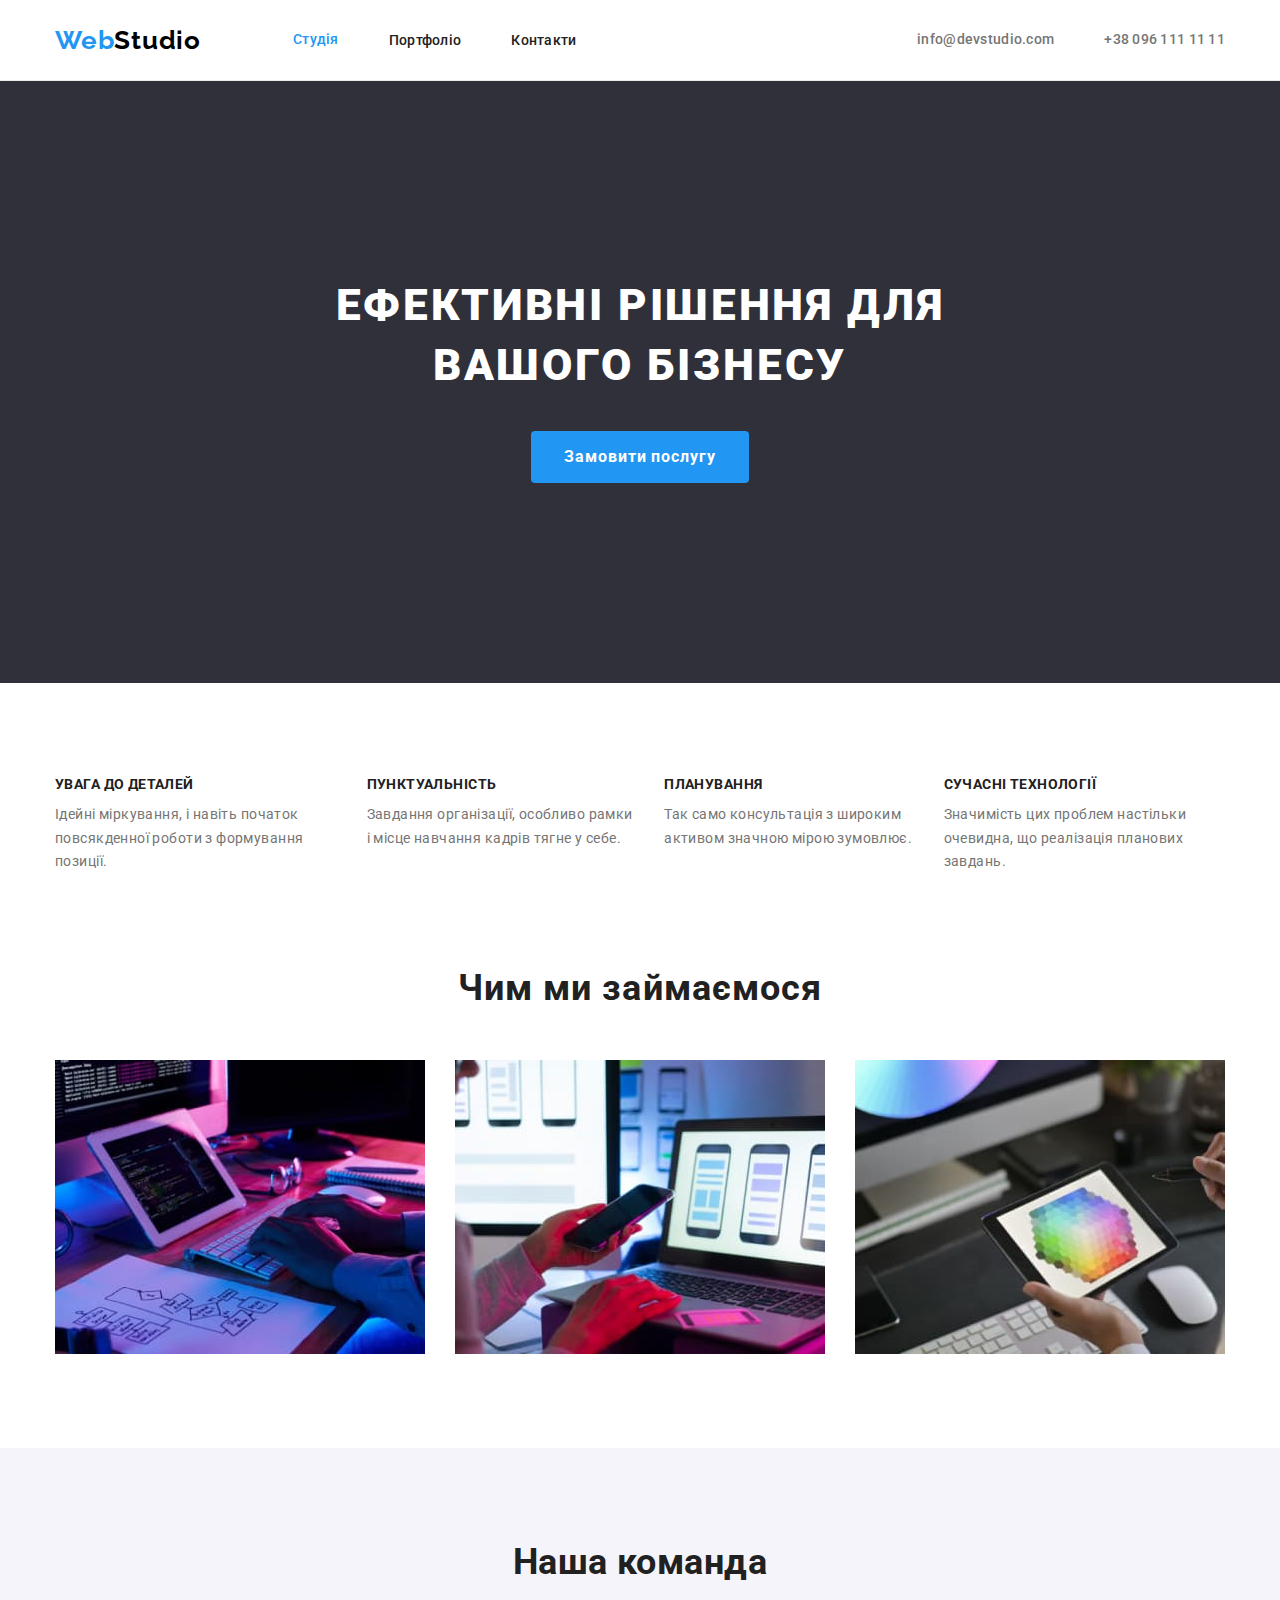
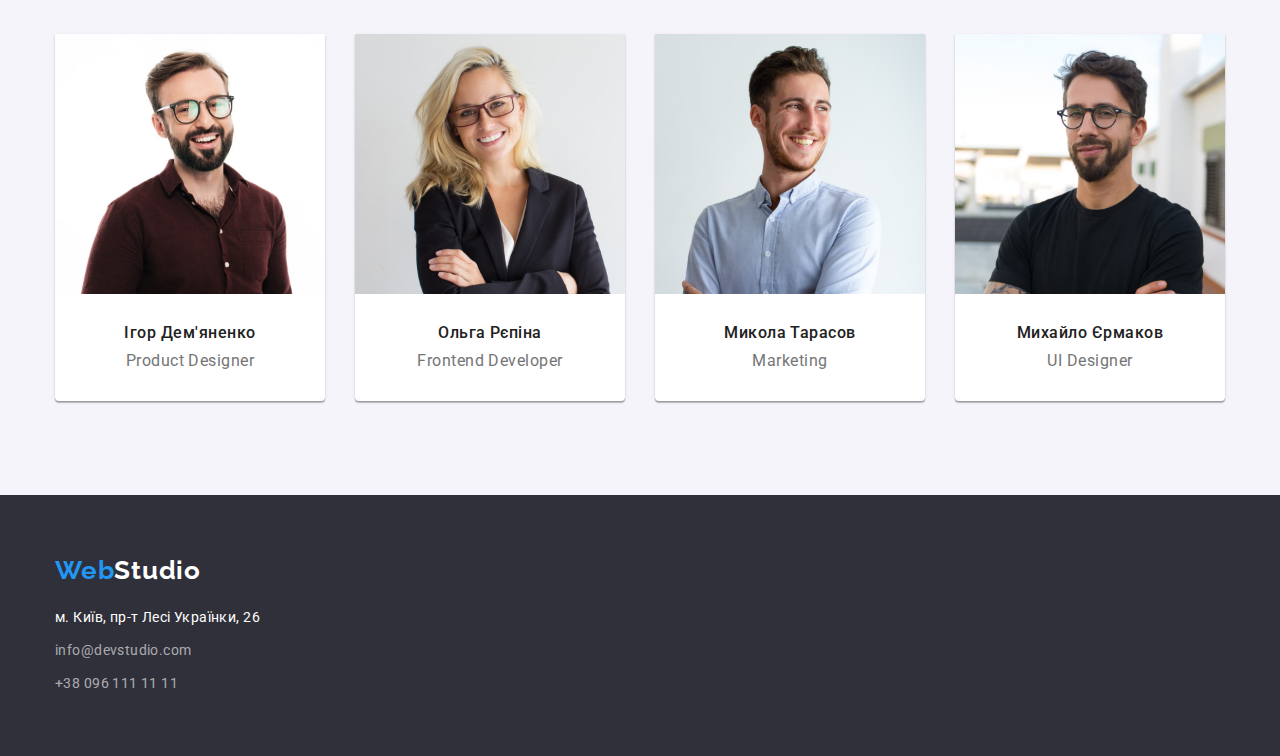
<file: index.html>
<!DOCTYPE html>
<html lang="uk">
  <head>
    <meta charset="UTF-8" />
    <meta http-equiv="X-UA-Compatible" content="IE=edge" />
    <meta name="viewport" content="width=device-width, initial-scale=1.0" />
    <title>Document</title>
    <link rel="preconnect" href="https://fonts.googleapis.com" />
    <link rel="preconnect" href="https://fonts.gstatic.com" crossorigin />
    <link
      href="https://fonts.googleapis.com/css2?family=Raleway:wght@700&family=Roboto:wght@400;500;700;900&display=swap"
      rel="stylesheet"
    />
    <link
      rel="stylesheet"
      href="https://cdnjs.cloudflare.com/ajax/libs/modern-normalize/1.0.0/modern-normalize.min.css"
    />
    <link rel="stylesheet" href="./css/common.css" />
    <link rel="stylesheet" href="./css/main.css" />
  </head>
  <body>
    <header class="header">
      <div class="container header-container">
        <nav class="nav-header">
          <a href="index.html" class="logo logo-header"
            ><span class="accentlogo">Web</span>Studio</a
          >
          <ul class="site-nav">
            <li class="site-nav-item"><a href="index.html" class="link current">Студія</a></li>
            <li class="site-nav-item"><a href="portfolio.html" class="link">Портфоліо</a></li>
            <li class="site-nav-item"><a href="" class="link">Контакти</a></li>
          </ul>
        </nav>

        <ul class="contacts">
          <li class="contacts-item">
            <a href="mailto:info@devstudio.com" class="contacts-link">info@devstudio.com</a>
          </li>
          <li class="contacts-item">
            <a href="tel:+390961111111" class="contacts-link">+38 096 111 11 11</a>
          </li>
        </ul>
      </div>
    </header>
    <main>
      <section class="hero">
        <div class="container">
          <h1 class="hero-title">
            Ефективні рішення для <br />
            вашого бізнесу
          </h1>
          <button type="button" class="btn-primary">Замовити послугу</button>
        </div>
      </section>
      <section class="section">
        <div class="container">
          <h2 class="visually-hidden">Особливості</h2>
          <ul class="peculiarities">
            <li class="peculiarities-item">
              <h3 class="peculiarities-sub-title">УВАГА ДО ДЕТАЛЕЙ</h3>
              <p class="peculiarities-text">
                Ідейні міркування, і навіть початок повсякденної роботи з формування позиції.
              </p>
            </li>
            <li class="peculiarities-item">
              <h3 class="peculiarities-sub-title">ПУНКТУАЛЬНІСТЬ</h3>
              <p class="peculiarities-text">
                Завдання організації, особливо рамки і місце навчання кадрів тягне у себе.
              </p>
            </li>
            <li class="peculiarities-item">
              <h3 class="peculiarities-sub-title">ПЛАНУВАННЯ</h3>
              <p class="peculiarities-text">
                Так само консультація з широким активом значною мірою зумовлює.
              </p>
            </li>
            <li class="peculiarities-item">
              <h3 class="peculiarities-sub-title">СУЧАСНІ ТЕХНОЛОГІЇ</h3>
              <p class="peculiarities-text">
                Значимість цих проблем настільки очевидна, що реалізація планових завдань.
              </p>
            </li>
          </ul>
        </div>
      </section>
      <section class="section">
        <div class="container our-work-container">
          <h2 class="our-work-title">Чим ми займаємося</h2>
          <ul class="our-work-list">
            <li class="our-work-item">
              <img src="./images/one.jpg" alt="робота на калвіатурі з планшетом" width="370" />
            </li>
            <li class="our-work-item">
              <img src="./images/two.jpg" alt="ноутбук та мобільний телефон у руці" width="370" />
            </li>
            <li class="our-work-item">
              <img src="./images/three.jpg" alt="планшет з кольоровою палітрою" width="370" />
            </li>
          </ul>
        </div>
      </section>
      <section class="section">
        <div class="container">
          <h2 class="our-team-title">Наша команда</h2>
          <ul class="our-team-list">
            <li class="our-team-item">
              <img src="./images/ihor.jpg" class="our-team-img" alt="ігор" width="270" />
              <div class="our-team-title-text">
                <h3 class="our-team-sub-title">Ігор Дем'яненко</h3>
                <p class="our-team-text">Product Designer</p>
              </div>
            </li>

            <li class="our-team-item">
              <img src="./images/olga.jpg" class="our-team-img" alt="ольга" width="270" />
              <div class="our-team-title-text">
                <h3 class="our-team-sub-title">Ольга Рєпіна</h3>
                <p class="our-team-text">Frontend Developer</p>
              </div>
            </li>

            <li class="our-team-item">
              <img src="./images/michael.jpg" class="our-team-img" alt="микола" width="270" />
              <div class="our-team-title-text">
                <h3 class="our-team-sub-title">Микола Тарасов</h3>
                <p class="our-team-text">Marketing</p>
              </div>
            </li>

            <li class="our-team-item">
              <img src="./images/michaelo.jpg" class="our-team-img" alt="михайло" width="270" />
              <div class="our-team-title-text">
                <h3 class="our-team-sub-title">Михайло Єрмаков</h3>
                <p class="our-team-text">UI Designer</p>
              </div>
            </li>
          </ul>
        </div>
      </section>
    </main>
    <footer class="footer">
      <div class="container">
        <a href="index.html" class="logo"><span class="accentlogo">Web</span>Studio</a>
        <address class="address-footer">
          <ul class="address-footer-list">
            <li class="address-item">
              <a
                href="https://goo.gl/maps/RYjKqLjYyLRPvNdB7"
                target="_blank"
                rel="noopener noreferrer"
                class="address-link"
                >м. Київ, пр-т Лесі Українки, 26</a
              >
            </li>
            <li class="address-item">
              <a href="mailto:info@devstudio.com" class="footer-contacts">info@devstudio.com</a>
            </li>
            <li class="address-item">
              <a href="tel:+380961111111" class="footer-contacts">+38 096 111 11 11</a>
            </li>
          </ul>
        </address>
      </div>
    </footer>
  </body>
</html>
</file>
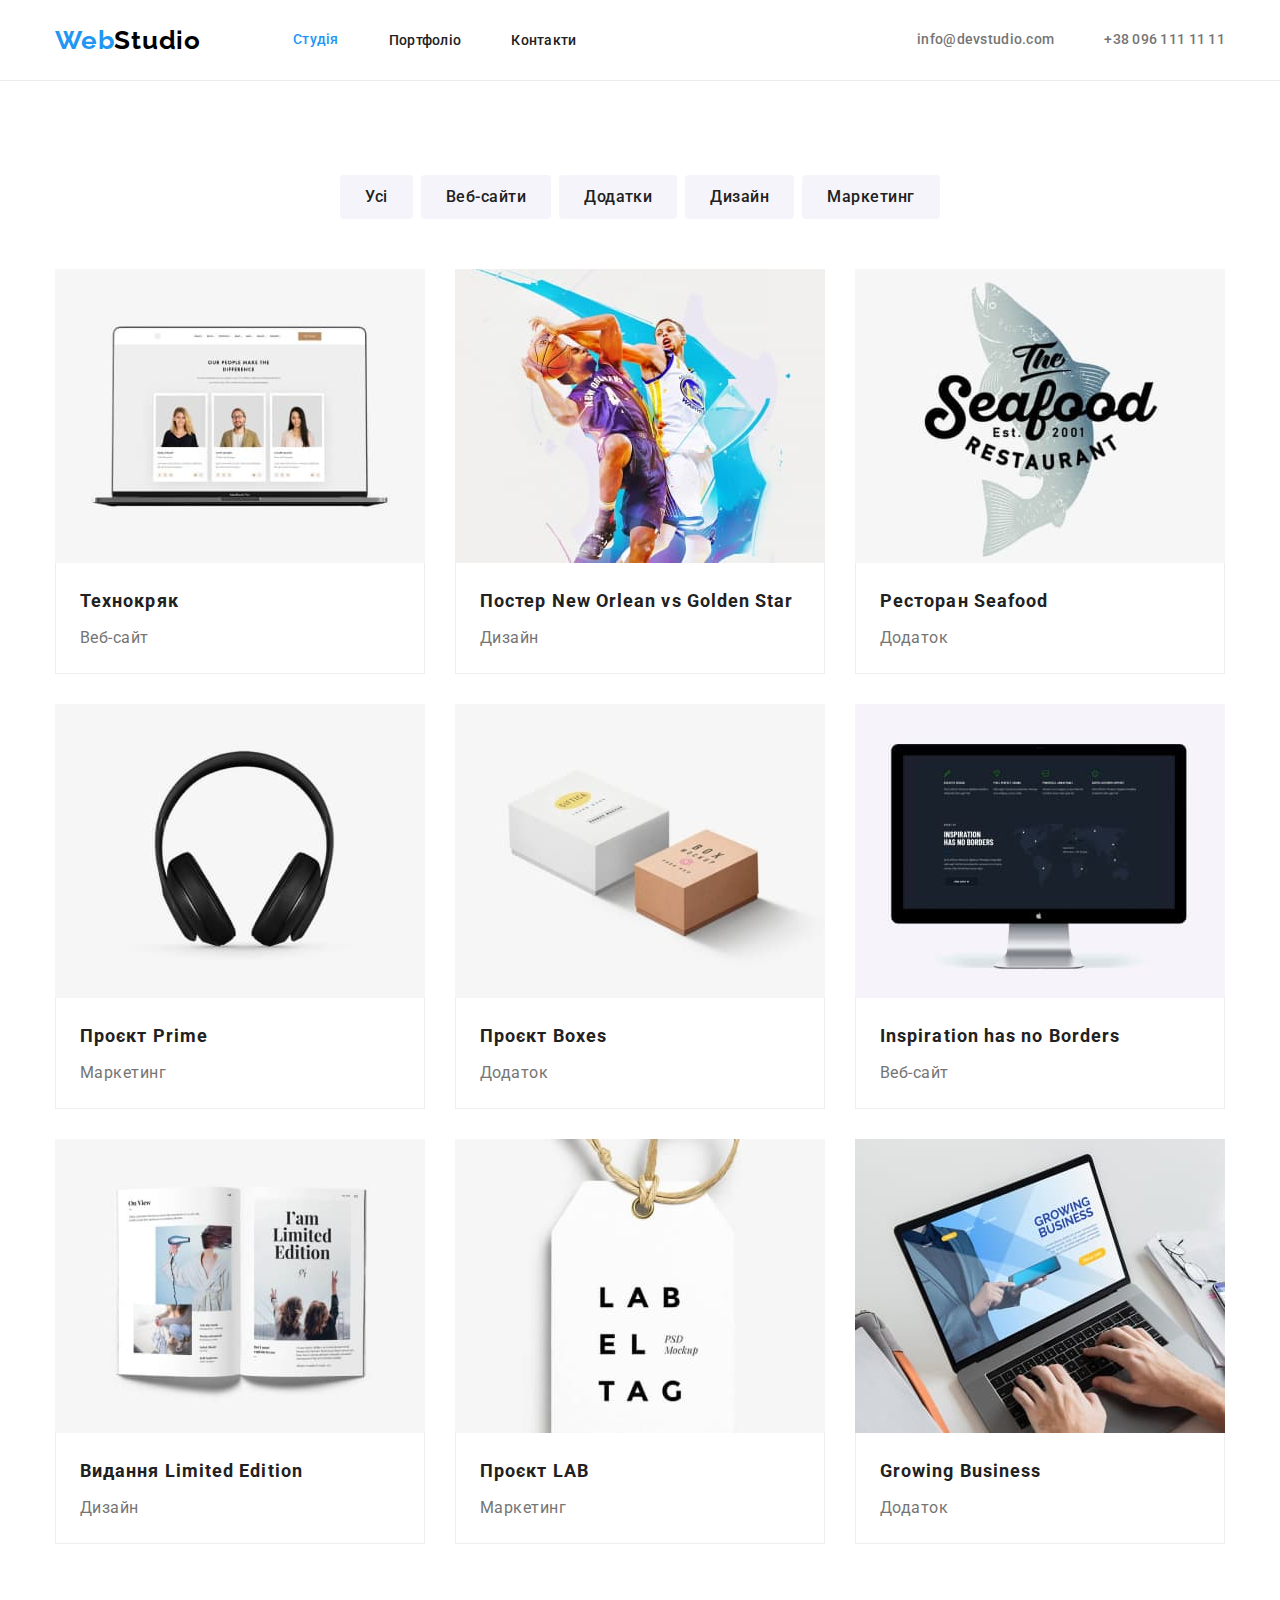
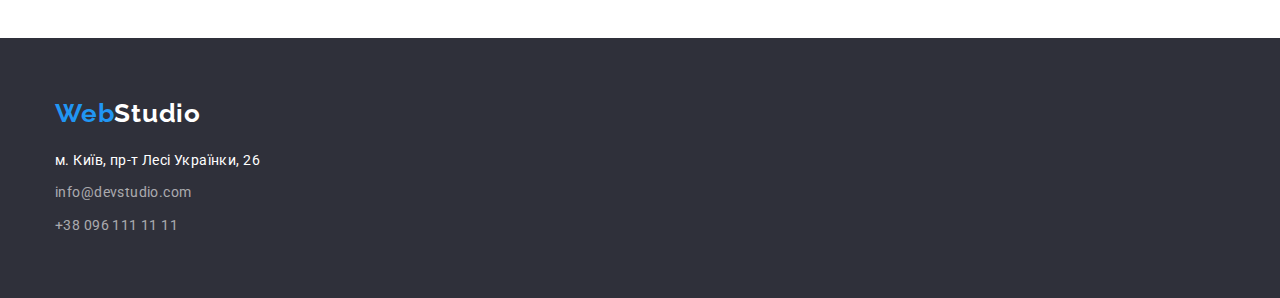
<file: portfolio.html>
<!DOCTYPE html>
<html lang="uk">
  <head>
    <meta charset="UTF-8" />
    <meta http-equiv="X-UA-Compatible" content="IE=edge" />
    <meta name="viewport" content="width=device-width, initial-scale=1.0" />
    <title>Document</title>
    <link rel="preconnect" href="https://fonts.googleapis.com" />
    <link rel="preconnect" href="https://fonts.gstatic.com" crossorigin />
    <link
      href="https://fonts.googleapis.com/css2?family=Raleway:wght@700&family=Roboto:wght@400;500;700;900&display=swap"
      rel="stylesheet"
    />
    <link
      rel="stylesheet"
      href="https://cdnjs.cloudflare.com/ajax/libs/modern-normalize/1.0.0/modern-normalize.min.css"
    />
    <link rel="stylesheet" href="./css/common.css" />
    <link rel="stylesheet" href="./css/portfolio.css" />
  </head>
  <body>
    <header class="header">
      <div class="container header-container">
        <nav class="nav-header">
          <a href="index.html" class="logo logo-header"
            ><span class="accentlogo">Web</span>Studio</a
          >
          <ul class="site-nav">
            <li class="site-nav-item"><a href="index.html" class="link current">Студія</a></li>
            <li class="site-nav-item"><a href="portfolio.html" class="link">Портфоліо</a></li>
            <li class="site-nav-item"><a href="" class="link">Контакти</a></li>
          </ul>
        </nav>

        <ul class="contacts">
          <li class="contacts-item">
            <a href="mailto:info@devstudio.com" class="contacts-link">info@devstudio.com</a>
          </li>
          <li class="contacts-item">
            <a href="tel:+390961111111" class="contacts-link">+38 096 111 11 11</a>
          </li>
        </ul>
      </div>
    </header>
    <main>
      <section class="section">
        <div class="container">
          <h1 class="visually-hidden">Список прикладів робіт</h1>
          <ul class="portfolio-menu-list">
            <li class="portfolio-menu-item">
              <button type="button" class="btn-secondary">Усі</button>
            </li>
            <li class="portfolio-menu-item">
              <button type="button" class="btn-secondary">Веб-сайти</button>
            </li>
            <li class="portfolio-menu-item">
              <button type="button" class="btn-secondary">Додатки</button>
            </li>
            <li class="portfolio-menu-item">
              <button type="button" class="btn-secondary">Дизайн</button>
            </li>
            <li class="portfolio-menu-item">
              <button type="button" class="btn-secondary">Маркетинг</button>
            </li>
          </ul>
          <ul class="portfolio-list">
            <li class="portfolio-item">
              <img src="./images/notebook.jpg" class="portfolio-img" alt="ноутбук" width="370" />
              <div class="portfolio-title-text">
                <h2 class="portfolio-sub-title">Технокряк</h2>
                <p class="portfolio-text">Веб-сайт</p>
              </div>
            </li>
            <li class="portfolio-item">
              <img
                src="./images/basketball.jpg"
                class="portfolio-img"
                alt="басектболісти"
                width="370"
              />
              <div class="portfolio-title-text">
                <h2 class="portfolio-sub-title">Постер New Orlean vs Golden Star</h2>
                <p class="portfolio-text">Дизайн</p>
              </div>
            </li>
            <li class="portfolio-item">
              <img src="./images/seafood.jpg" class="portfolio-img" alt="емблема" width="370" />
              <div class="portfolio-title-text">
                <h2 class="portfolio-sub-title">Ресторан Seafood</h2>
                <p class="portfolio-text">Додаток</p>
              </div>
            </li>
            <li class="portfolio-item">
              <img
                src="./images/headphones.jpg"
                class="portfolio-img"
                alt="навушники"
                width="370"
              />
              <div class="portfolio-title-text">
                <h2 class="portfolio-sub-title">Проєкт Prime</h2>
                <p class="portfolio-text">Маркетинг</p>
              </div>
            </li>
            <li class="portfolio-item">
              <img src="./images/boxes.jpg" class="portfolio-img" alt="коробки" width="370" />
              <div class="portfolio-title-text">
                <h2 class="portfolio-sub-title">Проєкт Boxes</h2>
                <p class="portfolio-text">Додаток</p>
              </div>
            </li>
            <li class="portfolio-item">
              <img src="./images/monitor.jpg" class="portfolio-img" alt="монітор" width="370" />
              <div class="portfolio-title-text">
                <h2 class="portfolio-sub-title">Inspiration has no Borders</h2>
                <p class="portfolio-text">Веб-сайт</p>
              </div>
            </li>
            <li class="portfolio-item">
              <img src="./images/book.jpg" class="portfolio-img" alt="книга" width="370" />
              <div class="portfolio-title-text">
                <h2 class="portfolio-sub-title">Видання Limited Edition</h2>
                <p class="portfolio-text">Дизайн</p>
              </div>
            </li>
            <li class="portfolio-item">
              <img src="./images/tag.jpg" class="portfolio-img" alt="брелок" width="370" />
              <div class="portfolio-title-text">
                <h2 class="portfolio-sub-title">Проєкт LAB</h2>
                <p class="portfolio-text">Маркетинг</p>
              </div>
            </li>
            <li class="portfolio-item">
              <img
                src="./images/notebook-work.jpg"
                class="portfolio-img"
                alt="ноутбук-праця"
                width="370"
              />
              <div class="portfolio-title-text">
                <h2 class="portfolio-sub-title">Growing Business</h2>
                <p class="portfolio-text">Додаток</p>
              </div>
            </li>
          </ul>
        </div>
      </section>
    </main>
    <footer class="footer">
      <div class="container">
        <a href="index.html" class="logo"><span class="accentlogo">Web</span>Studio</a>
        <address class="address-footer">
          <ul class="address-footer-list">
            <li class="address-item">
              <a
                href="https://goo.gl/maps/RYjKqLjYyLRPvNdB7"
                target="_blank"
                rel="noopener noreferrer"
                class="address-link"
                >м. Київ, пр-т Лесі Українки, 26</a
              >
            </li>
            <li class="address-item">
              <a href="mailto:info@devstudio.com" class="footer-contacts">info@devstudio.com</a>
            </li>
            <li class="address-item">
              <a href="tel:+380961111111" class="footer-contacts">+38 096 111 11 11</a>
            </li>
          </ul>
        </address>
      </div>
    </footer>
  </body>
</html>
</file>
<file: css/common.css>
/* цвет основного текста #212121 */
/* цвет вторичного текста #757575 */
/* цвет белый #FFFFFF */
/* цвет акцент #2196F3 */
/* цвет фона главного заголовка #2F303A */
:root {
  --primary-text-color: #212121;
  --p-text-color: #757575;
  --accent-color: #2196f3;
  --primary-white-color: #ffffff;
}

body {
  background-color: var(--primary-white-color);
  color: var(--primary-text-color);

  font-family: Roboto, sans-serif;
  letter-spacing: 0.03em;
}
h1,
h2,
h3,
p {
  margin-top: 0;
  margin-bottom: 0;
}
ul {
  margin-top: 0;
  margin-bottom: 0;
  padding-left: 0;
  list-style: none;
}
img {
  display: block;
}

/* header nav */
.container {
  width: 1200px;
  padding-left: 15px;
  padding-right: 15px;
  margin: 0 auto;
}
.header-container {
  display: flex;
  align-items: center;
}

.header {
  border-bottom: 1px solid #ececec;
}
.nav-header {
  display: flex;
  align-items: center;
}
.logo {
  display: inline-block;
  color: #000000;

  font-family: Raleway;
  font-size: 26px;
  font-weight: 700;
  line-height: 1.19;
  letter-spacing: 0.03em;
  text-decoration: none;
}

.accentlogo {
  color: var(--accent-color);
}

.site-nav {
  display: flex;
  align-items: center;
  margin-left: 92px;
}
.site-nav-item:not(:last-child) {
  margin-right: 50px;
}
.site-nav .link.current {
  color: var(--accent-color);

  line-height: 1.14;
}
.site-nav a {
  color: var(--primary-text-color);
  font-size: 14px;
  font-weight: 500;
  text-decoration: none;
  letter-spacing: 0.02em;
}
.link {
  padding-top: 32px;
  padding-bottom: 32px;
  display: block;
}

.site-nav a:hover,
.site-nav a:focus {
  color: var(--accent-color);
}
.contacts {
  display: flex;
  align-items: center;
  margin-left: auto;
}
.contacts-item:not(:last-child) {
  margin-right: 50px;
}

.contacts-link {
  display: inline-block;
  padding-top: 32px;
  padding-bottom: 32px;
  color: var(--p-text-color);
  text-decoration: none;

  font-size: 14px;
  font-weight: 500;
  line-height: 1.14;
  letter-spacing: 0.02em;
}

.contacts a:hover,
.contacts a:focus {
  color: var(--accent-color);
}
/* footer */

.footer {
  background-color: #2f303a;
  padding-top: 60px;
  padding-bottom: 60px;
}

.footer .logo {
  color: var(--primary-white-color);
}

.footer .accentlogo {
  color: var(--accent-color);
}

.footer:hover,
.footer:focus {
  color: var(--accent-color);
}

.address-footer {
  font-style: normal;
}

.address-footer-list {
  margin-top: 20px;
}

.address-item:not(:last-child) {
  margin-bottom: 9px;
}

.address-link {
  color: var(--primary-white-color);

  text-decoration: none;

  font-size: 14px;
  line-height: 1.7;
  letter-spacing: 0.03em;
}

.address-link:hover,
.address-link:focus {
  color: var(--accent-color);
}

.footer-contacts {
  color: rgba(255, 255, 255, 0.6);

  text-decoration: none;

  font-style: normal;
  font-size: 14px;
  line-height: 1.7;
  letter-spacing: 0.03em;
}

.footer-contacts:hover,
.footer-contacts:focus {
  color: var(--accent-color);
}
</file>
<file: css/main.css>
/* main */
/* hero */
.hero {
  background-color: #2f303a;
  text-align: center;
  padding-bottom: 200px;
  padding-top: 195px;
}
.hero-title {
  color: var(--primary-white-color);
  text-transform: uppercase;
  margin-top: 0;
  margin-bottom: 35px;
  font-size: 44px;
  font-weight: 900;
  line-height: 1.36;
  text-align: Center;
  vertical-align: Top;
  letter-spacing: 0.06em;
}
.btn-primary {
  padding: 10px 32px;
  border: 1px solid transparent;
  border-radius: 4px;
  color: var(--primary-white-color);
  background-color: var(--accent-color);

  cursor: pointer;

  font-weight: 700;
  line-height: 1.87;
  letter-spacing: 0.06em;
}
.btn-primary:focus,
.btn-primary:hover {
  color: var(--primary-white-color);
  background-color: var(--accent-color);
}

.section {
  padding-top: 94px;
  padding-bottom: 94px;
}

.section:nth-child(3) {
  padding-top: 0px;
}

.section:last-child {
  background-color: #f5f4fa;
}

/* peculiarities */

.peculiarities {
  display: flex;
}

.visually-hidden {
  position: absolute;
  width: 1px;
  height: 1px;
  margin: -1px;
  border: 0;
  padding: 0;
  white-space: nowrap;
  clip-path: inset(100%);
  clip: rect(0 0 0 0);
  overflow: hidden;
}

.peculiarities-sub-title {
  color: var(--primary-text-color);

  font-size: 14px;
  line-height: 1.14;
  letter-spacing: 0.03em;
  margin-bottom: 10px;
}

.peculiarities-item:not(:last-child) {
  margin-right: 30px;
}

.peculiarities-text {
  color: var(--p-text-color);
  font-size: 14px;
  line-height: 1.71;
  letter-spacing: 0.03em;
}

/* our-work */

.our-work-container {
  text-align: center;
}

.our-work-title {
  margin-top: 0;
  margin-bottom: 50px;
  vertical-align: Top;
  letter-spacing: 0.03em;

  font-size: 36px;
  font-weight: 700;
  line-height: 1.16;
}

.our-work-list {
  display: flex;
  gap: 30px;
}

/* our-team */

.our-team-item {
  margin-right: 30px;
  width: 270px;
  border-radius: 0px 0px 4px 4px;
  box-shadow: 0px 1px 3px rgba(0, 0, 0, 0.12), 0px 1px 1px rgba(0, 0, 0, 0.14),
    0px 2px 1px rgba(0, 0, 0, 0.2);
  background-color: var(--primary-white-color);
}

.our-team-item:last-child {
  margin-right: 0px;
}

.our-team-list {
  display: flex;
}

.our-team-title {
  margin-top: 0;
  margin-bottom: 50px;
  text-align: center;
  font-weight: 700;
  font-size: 36px;
}

.our-team-title-text {
  padding-top: 30px;
  padding-bottom: 30px;
}
.our-team-sub-title {
  font-size: 16px;
  font-weight: 500;
  line-height: 1.18;
  text-align: Center;
  vertical-align: Top;
  letter-spacing: 0.03em;
  margin-bottom: 10px;
}
.our-team-text {
  color: var(--p-text-color);

  line-height: 1.18;
  text-align: Center;
  letter-spacing: 0.03em;
}
</file>
<file: css/portfolio.css>
/* main */

.section {
  padding-bottom: 94px;
  padding-top: 94px;
}
.visually-hidden {
  position: absolute;
  width: 1px;
  height: 1px;
  margin: -1px;
  border: 0;
  padding: 0;
  white-space: nowrap;
  clip-path: inset(100%);
  clip: rect(0 0 0 0);
  overflow: hidden;
}
.portfolio-menu-list {
  display: flex;
  justify-content: center;
  margin-bottom: 50px;
  gap: 8px;
}

.btn-secondary {
  border-radius: 4px;
  border: solid transparent;
  padding: 6px 22px;

  color: var(--primary-text-color);
  background-color: #f5f4fa;

  cursor: pointer;

  font-weight: 500;
  line-height: 1.62;
  letter-spacing: 0.03em;
}
.btn-secondary:hover,
.btn-secondary:focus {
  color: var(--primary-white-color);
  background-color: var(--accent-color);
}

.portfolio-item {
  width: 370px;
}

.portfolio-list {
  display: flex;
  flex-wrap: wrap;
  gap: 30px;
}
.portfolio-title-text {
  padding-top: 20px;
  padding-left: 24px;
  padding-right: 24px;
  padding-bottom: 20px;
  border: 1px solid #eeeeee;
  border-top: 0px;
}

.portfolio-sub-title {
  margin-bottom: 4px;
  color: var(--primary-text-color);

  font-size: 18px;
  line-height: 2;
  letter-spacing: 0.06em;
}
.portfolio-text {
  color: var(--p-text-color);

  line-height: 1.87;
}
</file>
